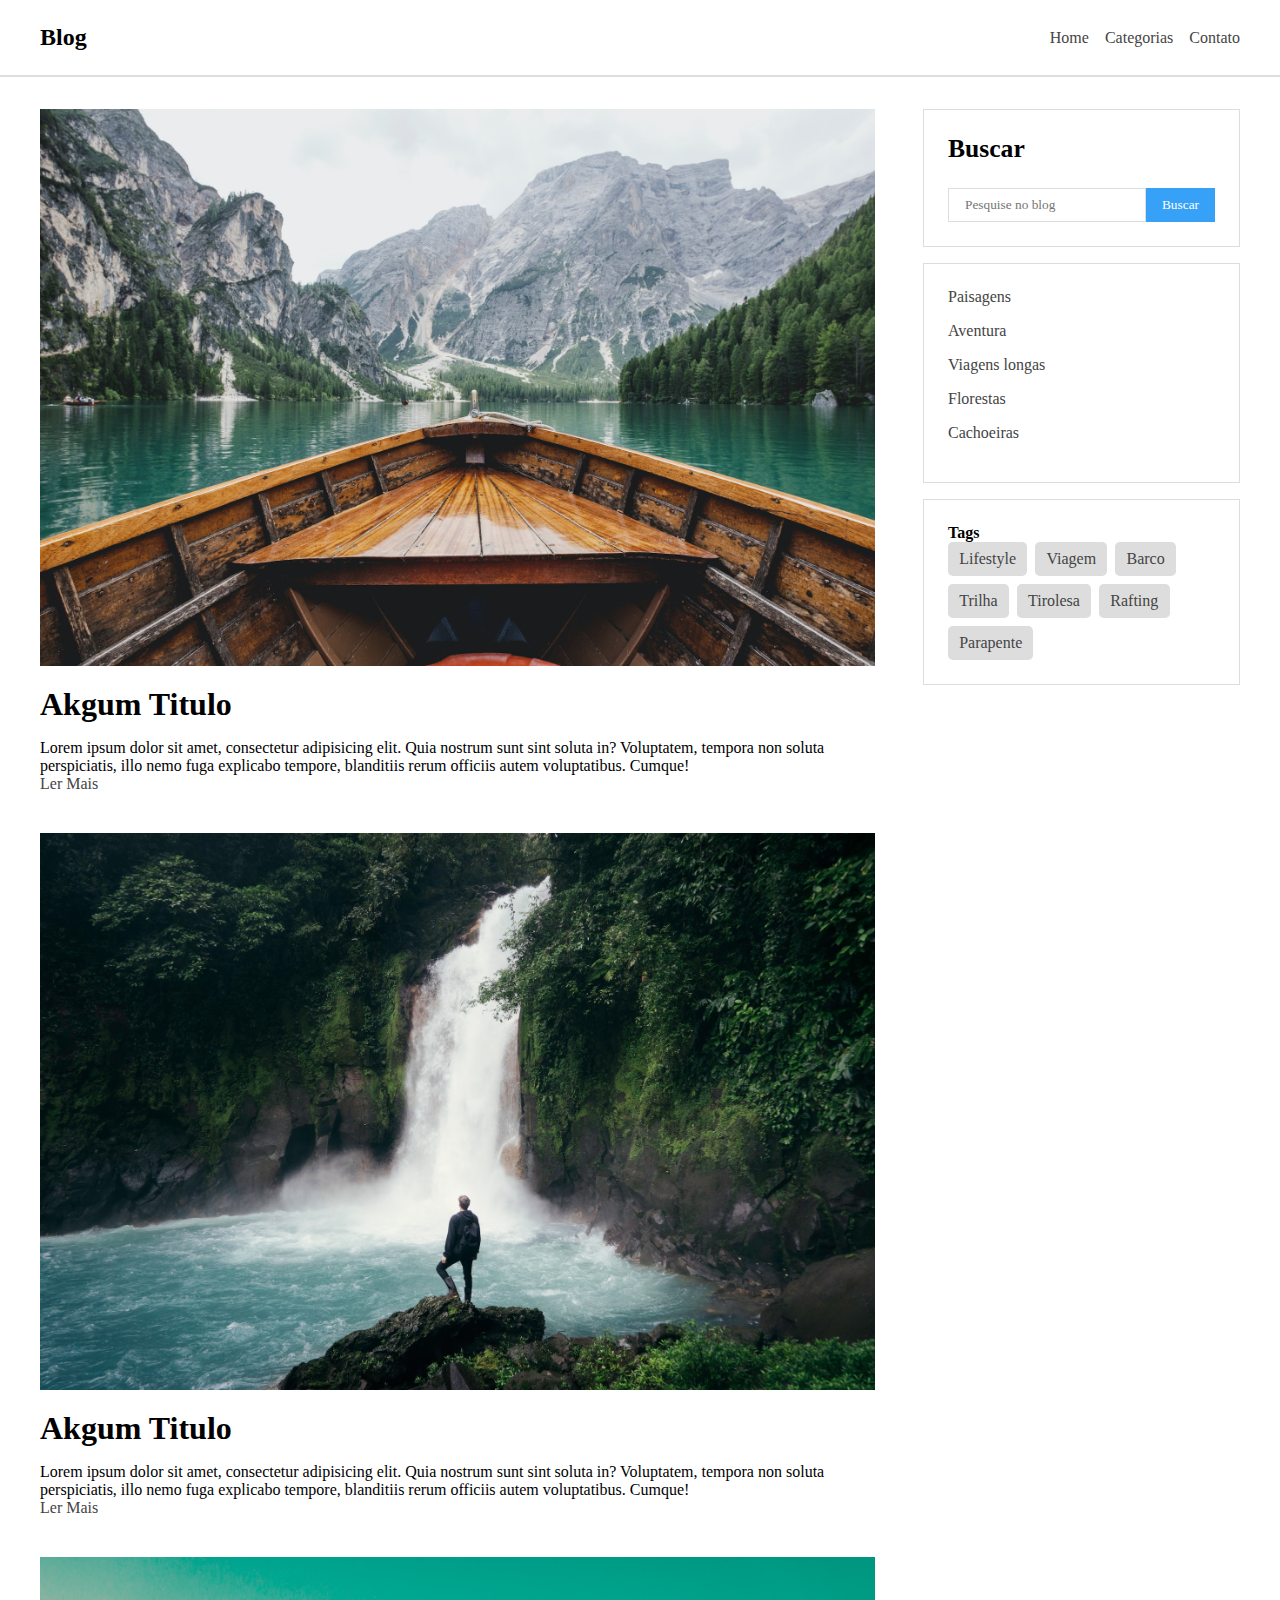
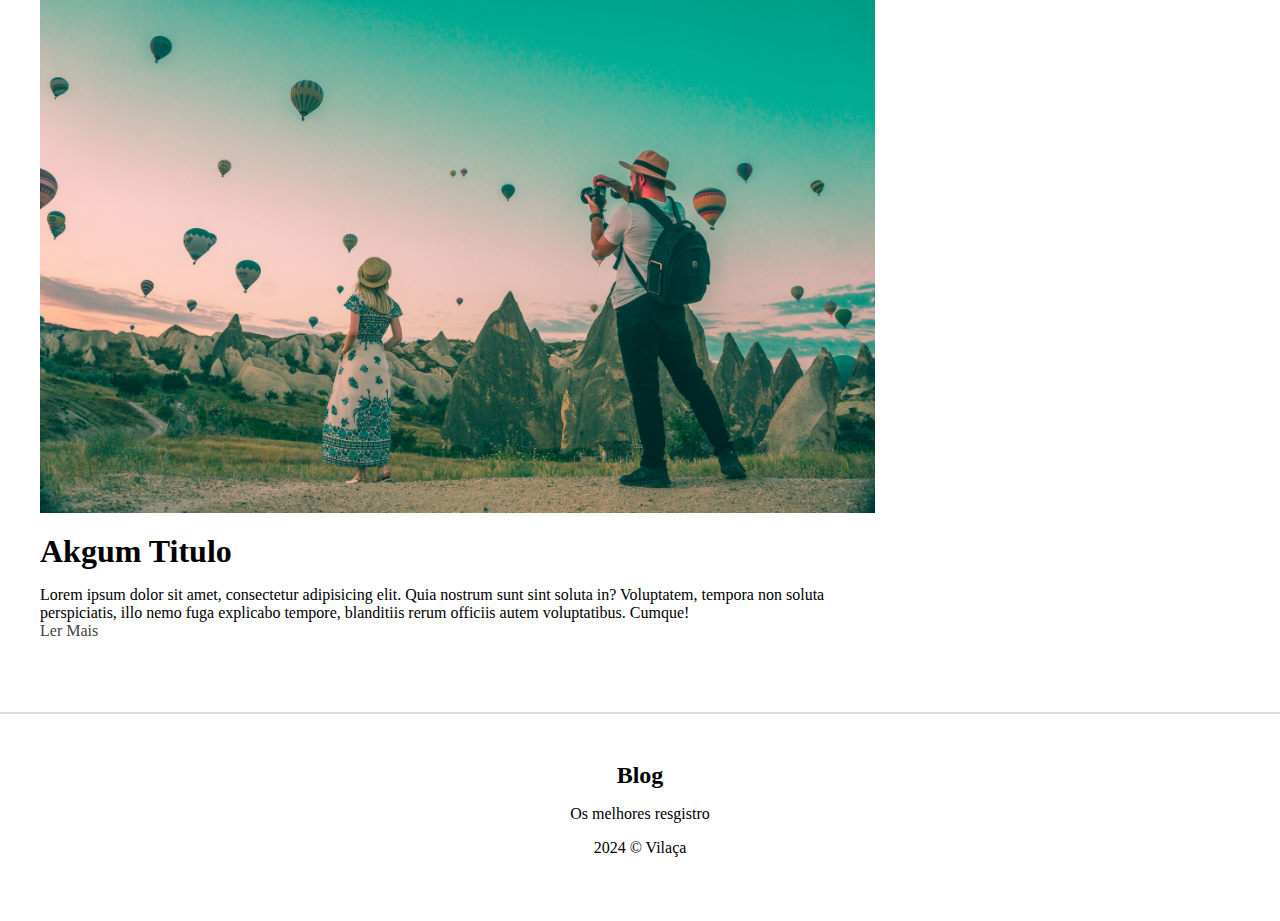
<file: Blog/index.html>
<!DOCTYPE html>
<html lang="en">
<head>
    <meta charset="UTF-8">
    <meta name="viewport" content="width=device-width, initial-scale=1.0">
    <title>Blog</title>
    <link rel="stylesheet" href="css/styles.css">
</head>
<body>
    <header>
        <nav id="navbar">
            <div id="navbar-inner">
                <h2>Blog</h2>
                <ul id="nav-links">
                    <li><a href="#">Home</a></li>
                    <li><a href="#">Categorias</a></li>
                    <li><a href="#">Contato</a></li>
                </ul>
            </div>
        </nav>
    </header>
    <div class="container">
        <main id="post">
            <article class="post">
                <img src="img/f1.jpg" alt="Passeio de barco">
                <h3 class="title">Akgum Titulo</h3>
                <p class="descri">Lorem ipsum dolor sit amet, consectetur adipisicing elit. Quia nostrum sunt sint soluta in? Voluptatem, tempora non soluta perspiciatis, illo nemo fuga explicabo tempore, blanditiis rerum officiis autem voluptatibus. Cumque!</p>
                <a href="#">Ler Mais</a>
            </article>
            <article class="post">
                <img src="img/f2.jpg" alt="Passeio de barco">
                <h3 class="title">Akgum Titulo</h3>
                <p class="descri">Lorem ipsum dolor sit amet, consectetur adipisicing elit. Quia nostrum sunt sint soluta in? Voluptatem, tempora non soluta perspiciatis, illo nemo fuga explicabo tempore, blanditiis rerum officiis autem voluptatibus. Cumque!</p>
                <a href="#">Ler Mais</a>
            </article>
            <article class="post">
                <img src="img/f3.jpg" alt="Passeio de barco">
                <h3 class="title">Akgum Titulo</h3>
                <p class="descri">Lorem ipsum dolor sit amet, consectetur adipisicing elit. Quia nostrum sunt sint soluta in? Voluptatem, tempora non soluta perspiciatis, illo nemo fuga explicabo tempore, blanditiis rerum officiis autem voluptatibus. Cumque!</p>
                <a href="#">Ler Mais</a>
            </article>
        </main>
        <aside id="sidebar">
            <section id="search-bar">
                <h4>Buscar</h4>
                <form>
                    <input type="text" placeholder="Pesquise no blog">
                    <input type="submit" value="Buscar">
                </form>
            </section>
            <section id="catedories">
                <nav>
                    <ul>
                        <li><a href="#">Paisagens</a></li>
                        <li><a href="#">Aventura</a></li>
                        <li><a href="#">Viagens longas</a></li>
                        <li><a href="#">Florestas</a></li>
                        <li><a href="#">Cachoeiras</a></li>
                    </ul>
                </nav>
            </section>
            <section id="tags">
                <h4>Tags</h4>
                <div id="tags-container">
                    <a href="#">Lifestyle</a>
                    <a href="#">Viagem</a>
                    <a href="#">Barco</a>
                    <a href="#">Trilha</a>
                    <a href="#">Tirolesa</a>
                    <a href="#">Rafting</a>
                    <a href="#">Parapente</a>
                </div>
            </section>
        </aside>
    </div>
    <footer id="footer">
        <h2>Blog</h2>
        <p>Os melhores resgistro</p>
        <p>2024 &copy; Vilaça</p>
    </footer>
</body>
</html>
</file>
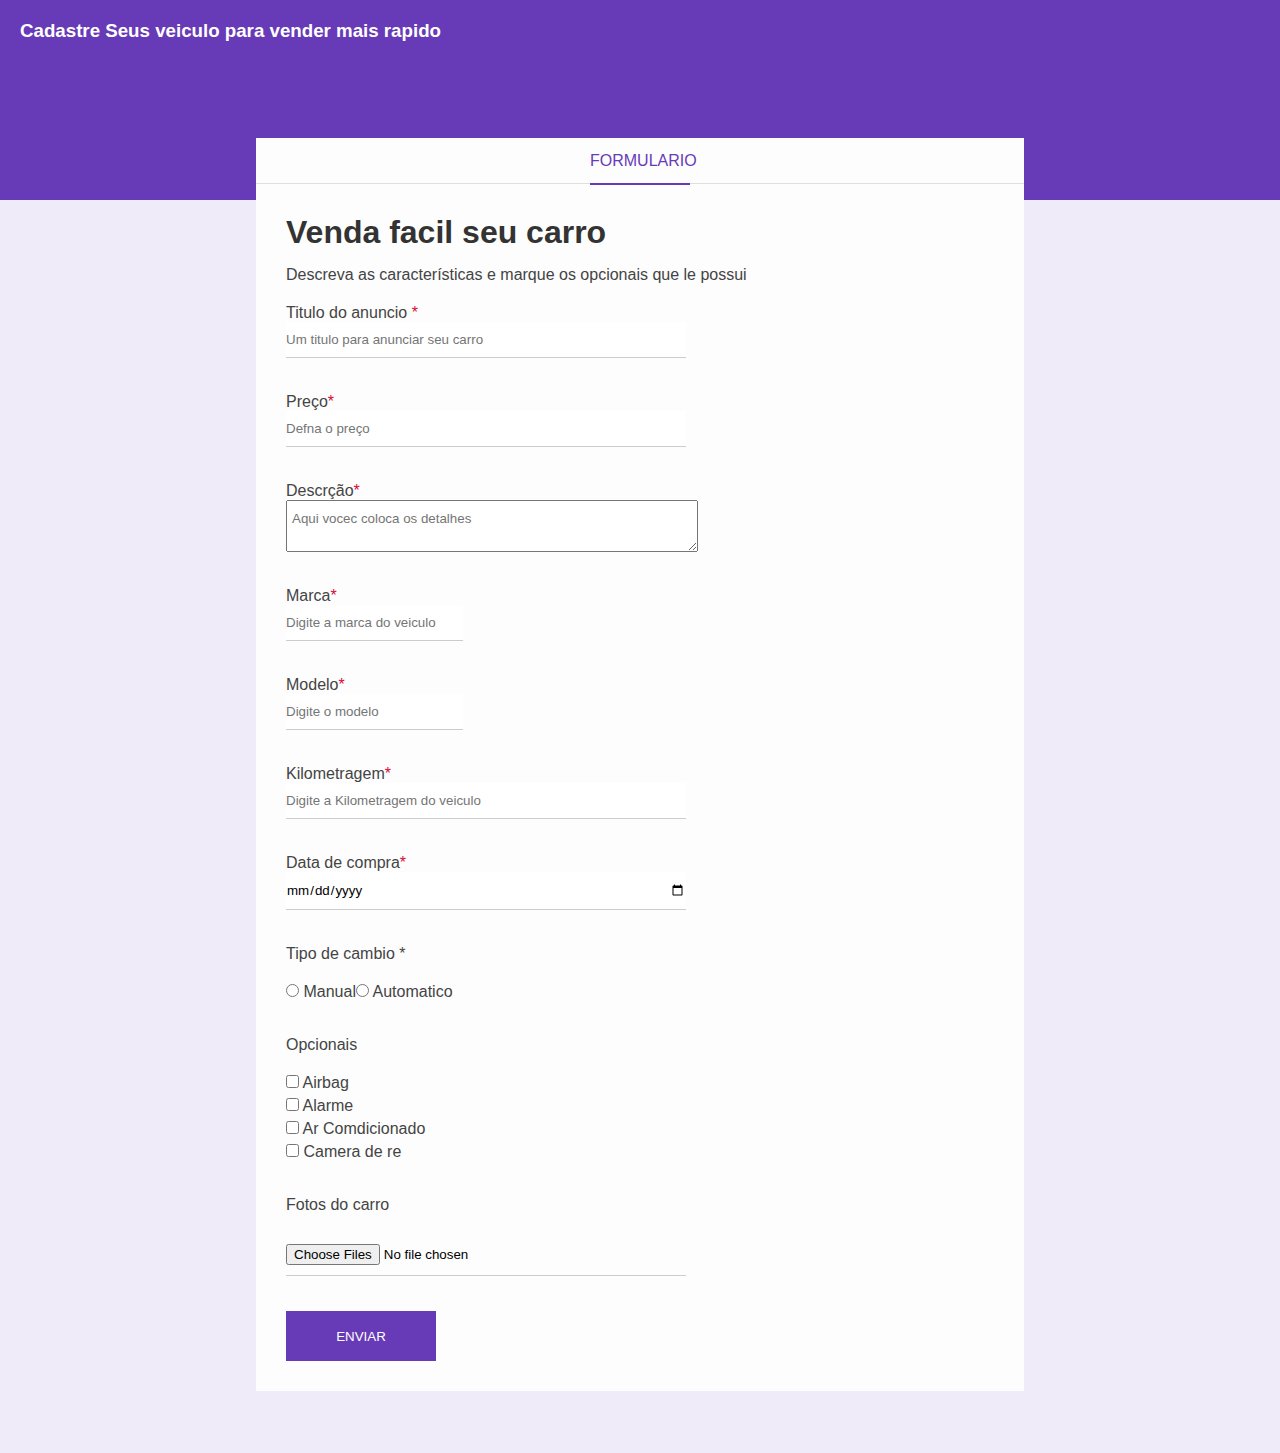
<file: formulario/index.html>
<!DOCTYPE html>
<html lang="en">
<head>
    <meta charset="UTF-8">
    <meta name="viewport" content="width=device-width, initial-scale=1.0">
    <title>Venda Seu Carro</title>
    <link rel="stylesheet" href="styles.css"
</head>
<body>
    <div class="container">
        <div class="header">
            <h3>Cadastre Seus veiculo para vender mais rapido</h3>
        </div>
        <div class="form-container">
            <div class="form-header">
                <p>Formulario</p>
            </div>
            <div class="form-boby">
                <h1 class="form-title">Venda facil seu carro</h1>
                <p>Descreva as características e marque os opcionais que le possui</p>
                <form>
                    <div class="box-inputt">
                        <label for="title">Titulo do anuncio <span class="required-fiield">*</span></label>
                        <input type="text" class="block" placeholder="Um titulo para anunciar seu carro" minlength="1" maxlength="30" required>
                    </div>
                    <div class="box-inputt">
                        <label for="price">Preço<span class="required-fiield">*</span></label>
                        <input type="number" class="block" placeholder="Defna o preço" minlength="1" maxlength="30" required>
                    </div>
                    <div class="box-inputt">
                        <label for="description">Descrção<span class="required-fiield">*</span></label>
                        <textarea name="description" id="description" class="block" placeholder="Aqui vocec coloca os detalhes"></textarea>
                    </div>   
                    <div class="box-inputt">
                        <label for="brand">Marca<span class="required-fiield">*</span></label>
                        <input type="brand" class="block" placeholder="Digite a marca do veiculo" required>
                    </div> 
                    <div class="box-inputt">
                        <label for="model">Modelo<span class="required-fiield">*</span></label>
                        <input type="model" class="block" placeholder="Digite o modelo" required>
                    </div> 
                    <div class="box-inputt">
                        <label for="mileage">Kilometragem<span class="required-fiield">*</span></label>
                        <input type="number" class="block" placeholder="Digite a Kilometragem do veiculo" required>
                    </div> 
                    <div class="box-inputt">
                        <label for="purchase_date">Data de compra<span class="required-fiield">*</span></label>
                        <input type="date" class="block" required>
                    </div> 
                    <div class="box-inputt">
                        <p>Tipo de cambio <span class="required-fied">*</span></p>
                        <input type="radio" id="manual" name="gear">
                        <label for="manual">Manual</label><input type="radio" id="manual" name="gear">
                        <label for="manual">Automatico</label>
                    </div> 
                    <div class="optional-box">
                        <p>Opcionais</p>
                        <ul class="optional-list">
                            <li>
                                <input type="checkbox" id="airbag" name="optional[]" value="airbag" />
                                <label for="airbag">Airbag</label>
                            </li>
                            <li>
                                <input type="checkbox" id="alarm" name="optional[]" value="alarm" />
                                <label for="alarm">Alarme</label>
                            </li>
                            <li>
                                <input type="checkbox" id="ac" name="optional[]" value="ac" />
                                <label for="ac">Ar Comdicionado</label>
                            </li>
                            <li>
                                <input type="checkbox" id="reverse" name="optional[]" value="reverse" />
                                <label for="reverse">Camera de re</label>
                            </li>
                        </ul>
                    </div>
                    <div class="box-inputt">
                        <p>Fotos do carro</p>
                        <input type="file" multiple accept="image/png, image/jpg" id="images" name="images" required>
                    </div>
                    <input type="submit" value="Enviar" class="btn-sub" />
                    
                </form>
            </div>
        </div>
    </div>
</body>
</html>
</file>
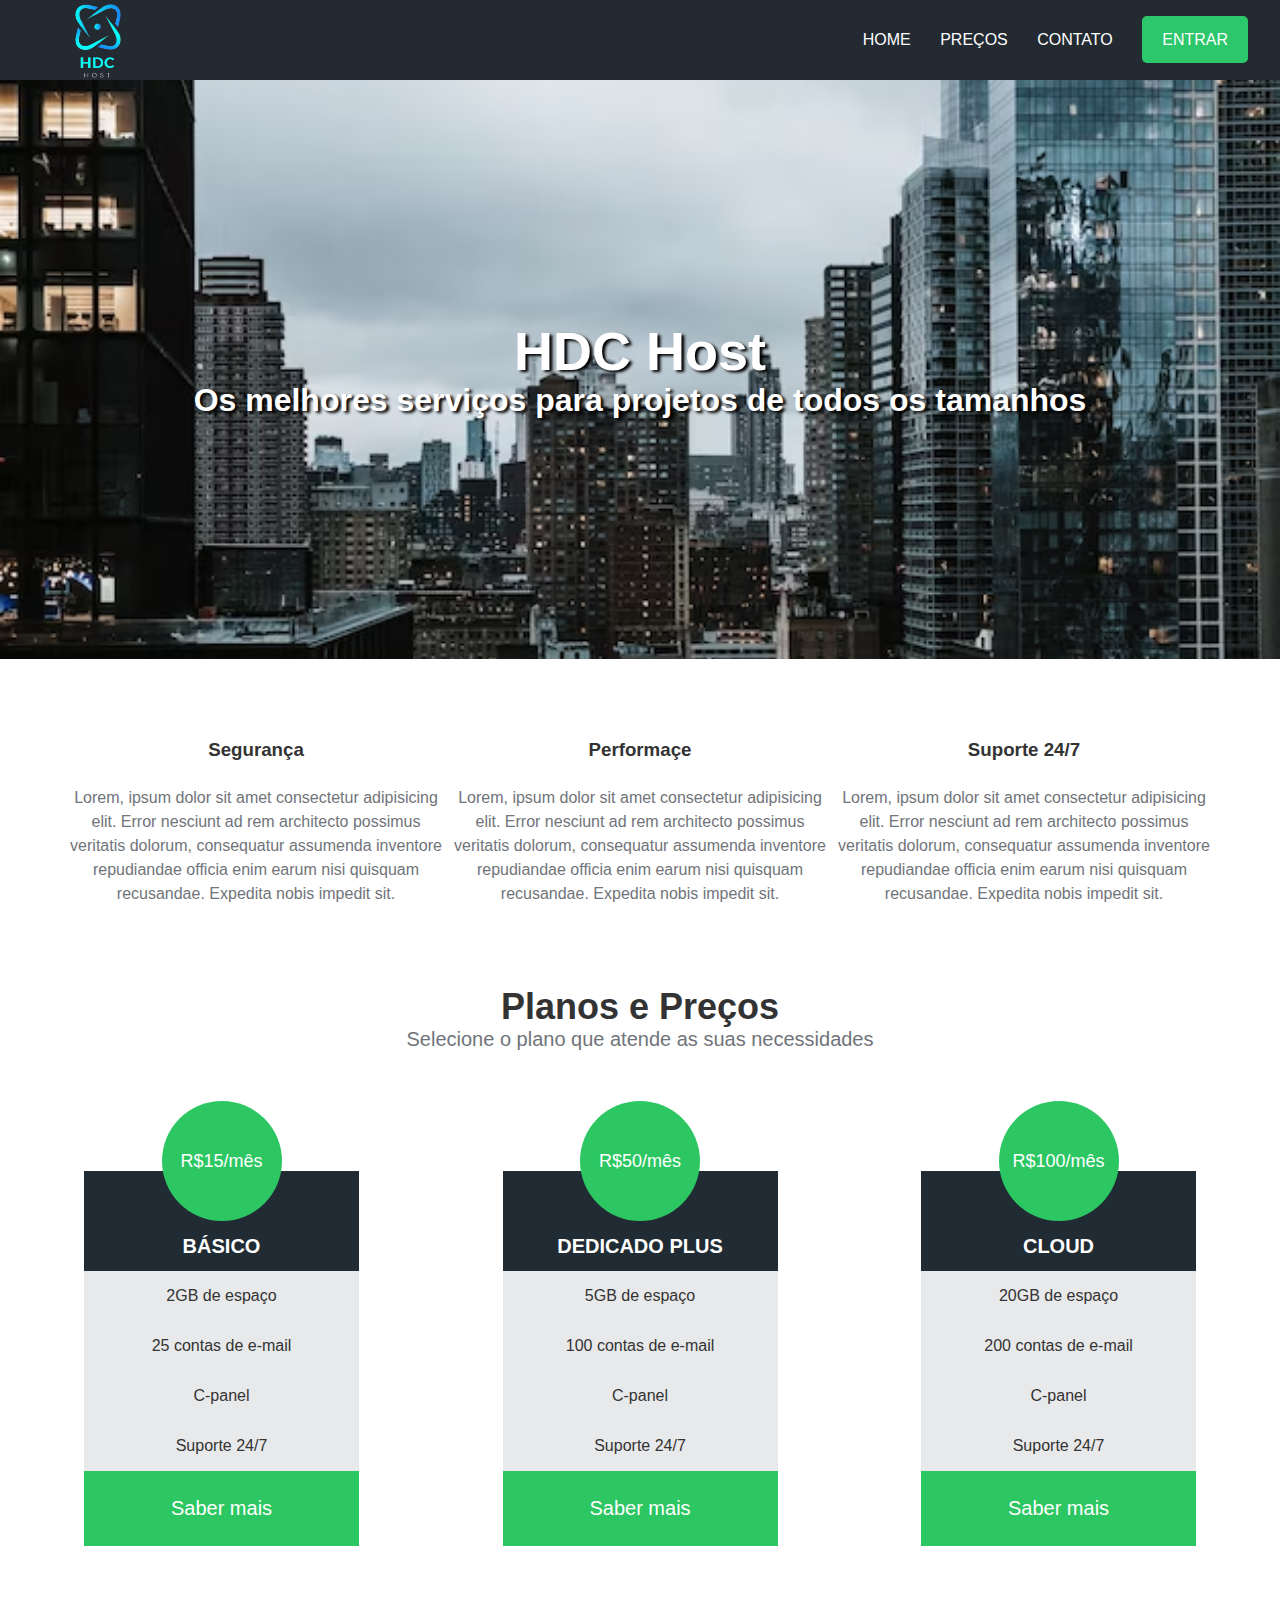
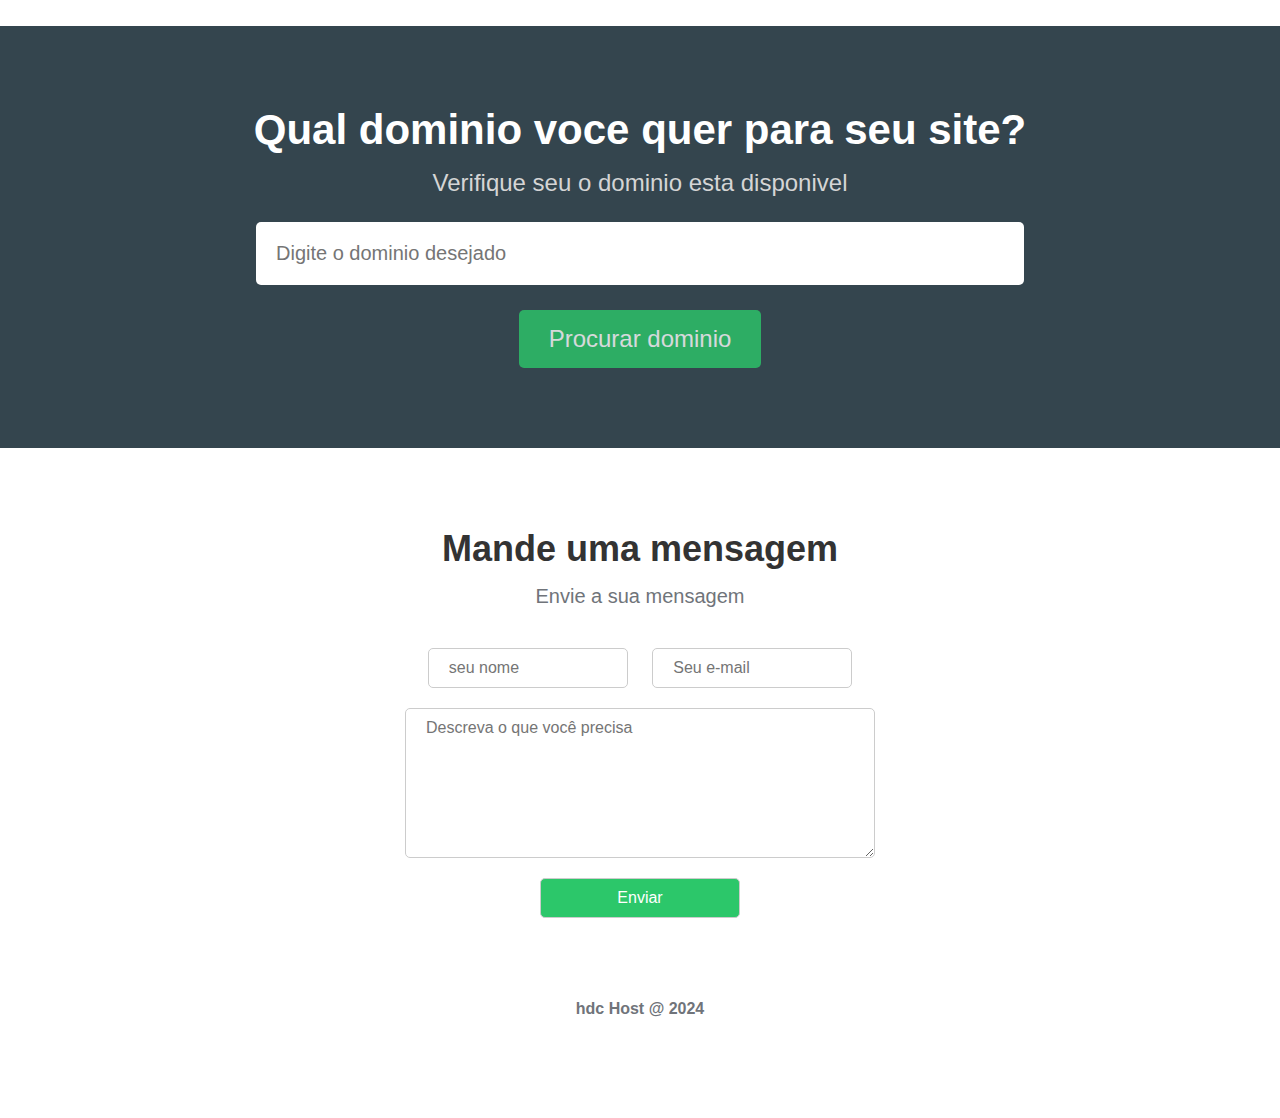
<file: HDC/index.html>
<!DOCTYPE html>
<html lang="en">

<head>
    <meta charset="UTF-8">
    <meta name="viewport" content="width=device-width, initial-scale=1.0">
    <title>HDC Host</title>
    <link rel="stylesheet" href="css/styles.css">
    <link rel="stylesheet" href="https://cdnjs.cloudflare.com/ajax/libs/font-awesome/6.5.1/css/all.min.css"
        integrity="sha512-DTOQO9RWCH3ppGqcWaEA1BIZOC6xxalwEsw9c2QQeAIftl+Vegovlnee1c9QX4TctnWMn13TZye+giMm8e2LwA=="
        crossorigin="anonymous" referrerpolicy="no-referrer" />
</head>

<body>
    <div class="container">
        <div class="navbar-container">
            <nav>
                <a href="#">
                    <img class="logo" src="img/Modern Creative Technology Logo-fotor-bg-remover-20240312141136.png"
                        alt="HDC Host">
                </a>
                <ul class="navbar-items">
                    <li>
                        <a href="#">Home</a>
                    </li>
                    <li>
                        <a href="#">Preços</a>
                    </li>
                    <li>
                        <a href="#">Contato</a>
                    </li>
                    <li>
                        <a href="#" class="default-btn">Entrar</a>
                    </li>
                </ul>
            </nav>
        </div>
        <main>
            <div class="main-banner">
                <h1>HDC Host</h1>
                <p>Os melhores serviços para projetos de todos os tamanhos</p>
            </div>
            <section class="services-container">
                <ul>
                    <li>
                        <i class="fas fa-shield-alt"></i>
                        <h3>Segurança</h3>
                        <p>Lorem, ipsum dolor sit amet consectetur adipisicing elit. Error nesciunt ad rem architecto
                            possimus veritatis dolorum, consequatur assumenda inventore repudiandae officia enim earum
                            nisi quisquam recusandae. Expedita nobis impedit sit.</p>
                    </li>
                    <li>
                        <i class="fas fa-rocket"></i>
                        <h3>Performaçe</h3>
                        <p>Lorem, ipsum dolor sit amet consectetur adipisicing elit. Error nesciunt ad rem architecto
                            possimus veritatis dolorum, consequatur assumenda inventore repudiandae officia enim earum
                            nisi quisquam recusandae. Expedita nobis impedit sit.</p>
                    </li>
                    <li>
                        <i class="fas fa-comments"></i>
                        <h3>Suporte 24/7</h3>
                        <p>Lorem, ipsum dolor sit amet consectetur adipisicing elit. Error nesciunt ad rem architecto
                            possimus veritatis dolorum, consequatur assumenda inventore repudiandae officia enim earum
                            nisi quisquam recusandae. Expedita nobis impedit sit.</p>
                    </li>
                </ul>
            </section>
            <section class="pricing-container">
                <h2>Planos e Preços</h2>
                <p>Selecione o plano que atende as suas necessidades</p>
                <div class="plans-container">
                    <div class="plan">
                        <ul>
                            <li class="price">R$15/mês</li>
                            <li class="plan-name">Básico</li>
                            <li>2GB de espaço</li>
                            <li >25 contas de e-mail</li>
                            <li >C-panel</li>
                            <li>Suporte 24/7</li>
                            <li class="plan-btn">Saber mais</li> 
                        </ul>
                    </div>
                    <div class="plan">
                        <ul>
                            <li class="price">R$50/mês</li>
                            <li class="plan-name">Dedicado Plus</li>
                            <li>5GB de espaço</li>
                            <li >100 contas de e-mail</li>
                            <li >C-panel</li>
                            <li>Suporte 24/7</li>
                            <li class="plan-btn">Saber mais</li> 
                        </ul>
                    </div>
                    <div class="plan">
                    <ul>
                        <li class="price">R$100/mês</li>
                        <li class="plan-name">Cloud</li>
                        <li>20GB de espaço</li>
                        <li >200 contas de e-mail</li>
                        <li>C-panel</li>
                        <li>Suporte 24/7</li>
                        <li class="plan-btn">Saber mais</li> 
                    </ul>
                </div>
                </div>
                
            </div>
            </section>
            <section class="dominio">
                <h2>Qual dominio voce quer para seu site?</h2>
                <p>Verifique seu o dominio esta disponivel</p>
                <form>
                    <input type="text" name="domian" id="domian" placeholder="Digite o dominio desejado">
                    <input type="submit" value="Procurar dominio">
                </form>
            </section>
            <section class="contact">
                <h2>Mande uma mensagem</h2>
                <p>Envie a sua mensagem</p>
            <form>
                <input type="text" name="name" id="name" placeholder="seu nome">
                <input type="email" name="email" id="email" placeholder="Seu e-mail">
                <textarea name="message" id="massage" placeholder="Descreva o que você precisa"></textarea>
                <input type="submit" value="Enviar">
            </form>
            </section>
        </main>
        <footer>
            <p>hdc Host @ 2024</p>
        </footer>
    </div>
</body>

</html>
</file>
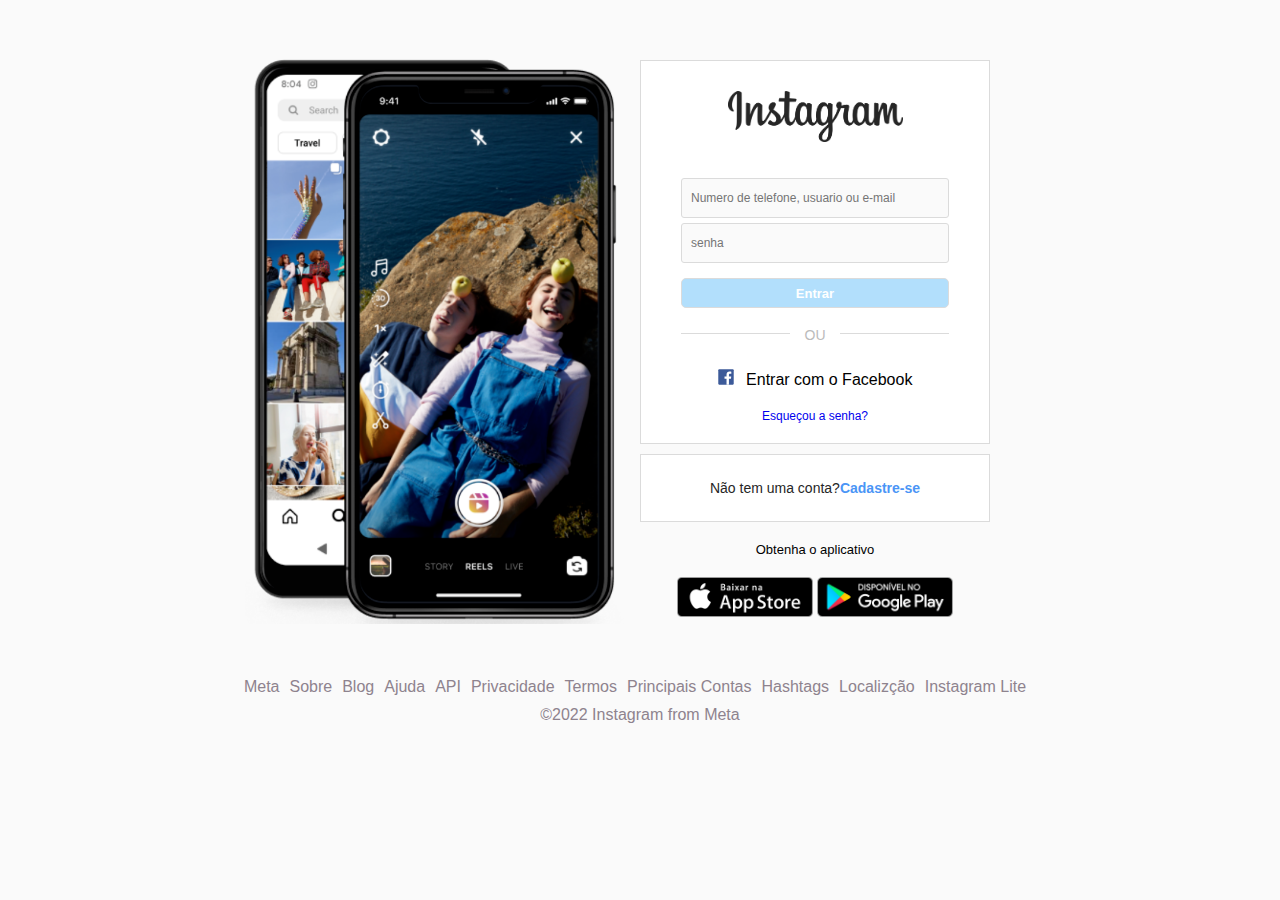
<file: Login Insta/index.html>
<!DOCTYPE html>
<html lang="en">
<head>
    <meta charset="UTF-8">
    <meta name="viewport" content="width=device-width, initial-scale=1.0">
    <title>Instagram</title>
    <link rel="stylesheet" href="css/styles.css">
    <link rel="shortcut icon" href="img/favicon.png" type="image/x-icon">
</head>
<body>
    <main>
        <div id="main-container">
            <div id="banner-container">
                <img src="img/banner2.png" alt="Crie uma conta no instagram">
            </div>
            <div id="form-container">
                <div id="form-box">
                    <img id="logo-insta" src="img/logo_instagram.png" alt="Instagram">
                    <form id="login">
                        <input type="text" name="username" placeholder="Numero de telefone, usuario ou e-mail">
                        <input type="password" name="password" placeholder="senha">
                        <input type="submit" value="Entrar">
                    </form>
                    <div class="serator">
                        <div class="line"></div>
                        <span>Ou</span>
                    </div>
                    <div id="other-links">
                        <img id="logo-face" src="img/logo_facebook.svg" alt="Facebook">
                        <span>Entrar com o Facebook</span>
                    </div>
                    <div id="fotogt">
                        <a href="#">Esqueçou a senha?</a>
                    </div>
                </div>
                <div id="register-container">
                    <p>Não tem uma conta?<a href="#">Cadastre-se</a></p>
                </div>
                <div id="get-app">
                    <p>Obtenha o aplicativo</p>
                    <a href="#">
                        <img src="img/apple_btn.png" alt="Iphone">
                    </a>
                    <a href="#">
                        <img src="img/gplay_btn.png" alt="Android">
                    </a>
                </div>
            </div>
        </div>
    </main>
    <footer>
        <nav>
            <ul id="footer-links">
                <li><a href="#">Meta</a></li>
                <li><a href="#">Sobre</a></li>
                <li><a href="#">Blog</a></li>
                <li><a href="#">Ajuda</a></li>
                <li><a href="#">API</a></li>
                <li><a href="#">Privacidade</a></li>
                <li><a href="#">Termos</a></li>
                <li><a href="#">Principais Contas</a></li>
                <li><a href="#">Hashtags</a></li>
                <li><a href="#">Localizção</a></li>
                <li><a href="#">Instagram Lite</a></li>
            </ul>
        </nav>
        <p id="copy">&copy;2022 Instagram from Meta</p>
    </footer>
</body>
</html>
</file>
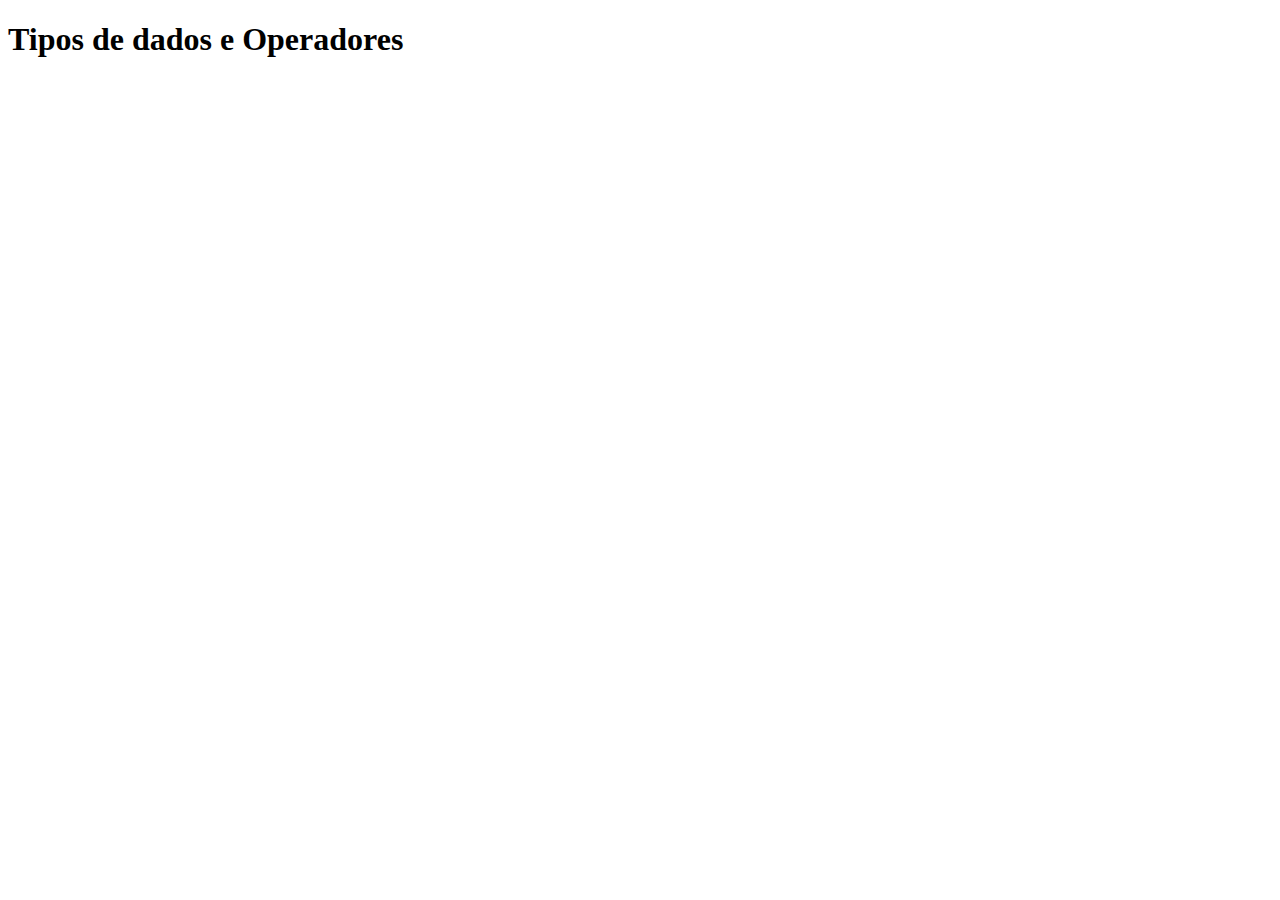
<file: JS/2_operadores/index.html>
<!DOCTYPE html>
<html lang="en">
<head>
    <meta charset="UTF-8">
    <meta name="viewport" content="width=device-width, initial-scale=1.0">
    <title>Tipos de dados e Operadores</title>
    <script src="js/scripts.js"></script>
</head>
<body>
    <h1>Tipos de dados e Operadores</h1>
</body>
</html>
</file>
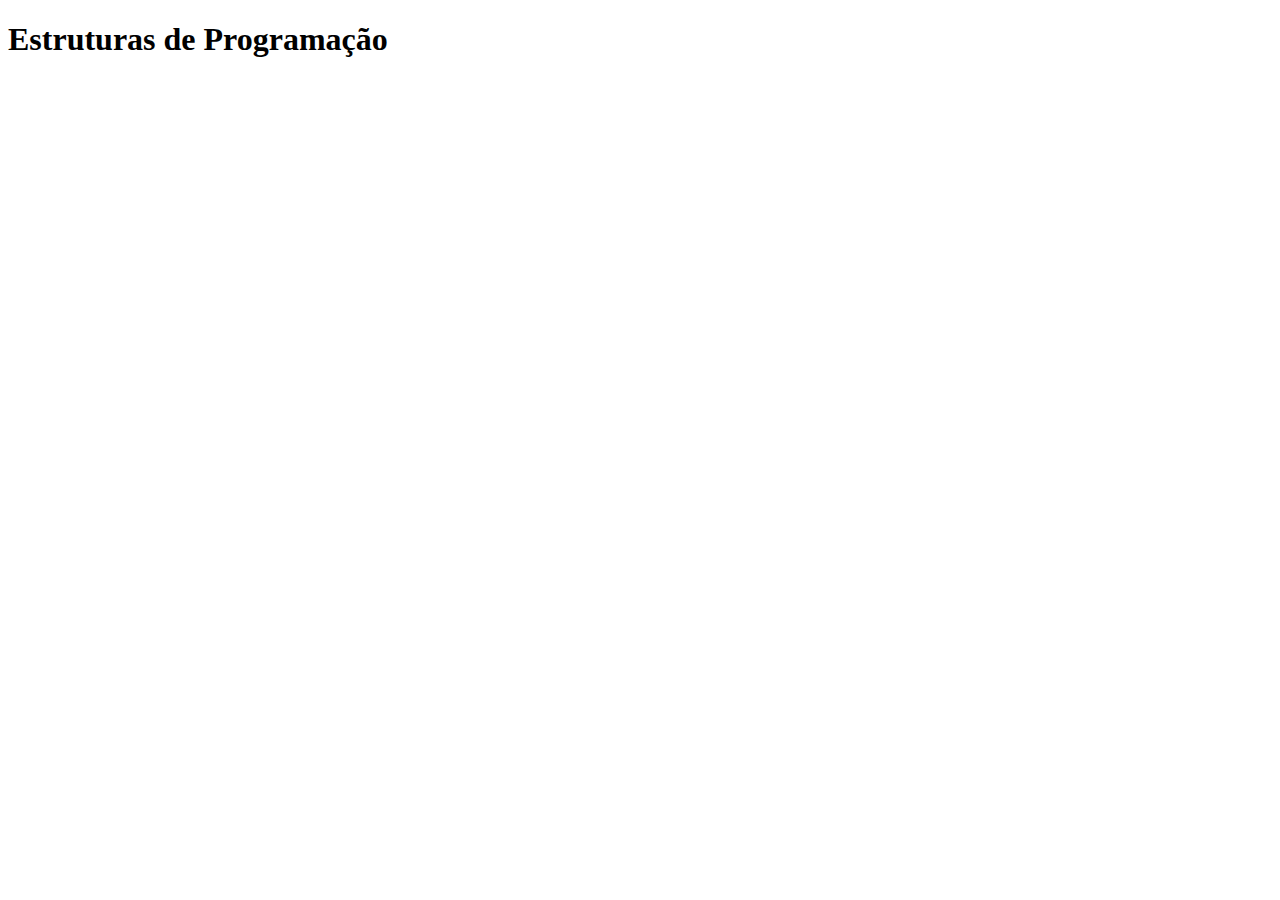
<file: JS/3_estruturas/index.html>
<!DOCTYPE html>
<html lang="en">
<head>
    <meta charset="UTF-8">
    <meta name="viewport" content="width=device-width, initial-scale=1.0">
    <script src="js/scripts.js"></script>
    <title>Estruturas de Programação</title>
</head>
<body>
    <h1>Estruturas de Programação</h1>
</body>
</html>
</file>
<file: Blog/css/styles.css>
*{
    padding: 0;
    margin: 0;
    font-family: Georgia, 'Times New Roman', Times, serif;
}

ul{
    list-style: none;
}

a{
    text-decoration: none;
    color: #444;
    transition: 0.4s;
}

a:hover{
    color: #37a1f7;
}

#navbar{
    padding: 1.5rem 2.5rem;
    border-bottom: 2px solid #ddd;
}

#navbar-inner{
    display: flex;
    align-items: center;
    justify-content: space-between;
    max-width: 1200px;
    margin: 0 auto;
}


#nav-links{
    display: flex;
    gap: 1rem;
}

.container{
    display: flex;
    gap: 3rem;
    padding: 2rem 2.5rem;
    max-width: 1200px;
    margin: 0 auto;
}

#post{
   flex: 3 1 0; 
}

.post{
    margin-bottom: 2.5rem;
}

.post img{
    width: 100%;
    margin-bottom: 1rem;
}

.title,
.description{
    margin-bottom: 1rem;
}

.title{
    font-size: 2rem;
}

#sidebar{
    flex: 1 1 0;

}

#search-bar,
#catedories,
#tags{
    padding: 1.5rem;
    border: 1px solid #ddd;
    margin-bottom: 1rem;
}

#search-bar h4,
#catedories h4,
#tag h4{
    margin-bottom: 1.5rem;
    font-size: 1.6rem;
}

#search-bar form{
    display: flex;
}

#search-bar input{
    padding: .5rem 1rem;
    border: 1px solid #ddd;
}

#search-bar input[type="submit"] {
    cursor: pointer;
    background-color: #37a1f7;
    color: #fff;
    border: none;
}

#catedories li{
    margin-bottom: 1rem;
}

#tags-container{
    display: flex;
    flex-wrap: wrap;
    gap: 0.5rem;
}

#tags-container a{
    background-color: #ddd;
    padding: 0.5rem 0.7rem;
    border-radius: 0.3rem;
}

#footer{
    border-top: 2px solid #ddd;
    padding: 3rem;
    text-align: center;
}

#footer h2,
#footer p {
    margin-bottom: 1rem;
}

@media(max-width: 450px){
    .container{
        flex-wrap: wrap;
    }
}
</file>
<file: formulario/styles.css>
*{
    margin: 0;
    padding: 0;
    font-family: Arial, Helvetica, sans-serif;
}

body{
    background: #F0ebf8;
}

h1,h2,h3,h4,h5{
    color: #333;
}

p, label{
    color: #444;
}

input{
    border: none;
    border-bottom: 1px solid #ccc ;
    padding: 10px 0;
}

input[type="text"],
input[type="number"],
input[type="date"],
input[type="file"],
textarea{
    width: 400px;
}

textarea{
    padding: 10px 5px;
}

.header{

    height: 160px;
    padding: 20px;
    background: #673ab7;

}

.header h3{
    color: #fff;
    margin-top: 0px;
}

.form-container{
    background-color: #fdfdfd;
    width: 60%;
    margin: 0 auto;
    position: relative;
    top: -62px;
}

.form-header{

    border-bottom: 1px solid #dfdfdf;
    height: 45px;

}

.form-header p{

    color: #673ab7;
    border-bottom: 2px solid #673ab7;
    width: 100px;
    text-align: center;
    margin: 0 auto;
    text-transform: uppercase;
    height: 45px;
    line-height: 45px;

}

.form-boby{

    padding: 30px;

}
.form-title{

    margin-bottom: 15px;

}

.form-boby p{

    margin-bottom: 20px;

}

.required-fiield{

    color: #d80835;

}

.box-inputt{

    margin-bottom: 35px;

}

.block{

    display: block;

}

.optional-box{

    display: inline-block;
    margin:0 30px 30px 0;

}

.optional-list li{

    list-style: none;
    margin-bottom: 5px;

}

.box-input p{

    margin-bottom: 15px;

}


.btn-sub{

    background-color: #673ab7;
    color: #fff;
    border: 2px solid transparent;
    width: 150px;
    height: 50px;
    cursor: pointer;
    text-transform: uppercase;
    transition: 0.5s;

}

.btn-sub:hover{

    background-color: #fff;
    border-color: #673ab7;
    color: #673ab7;

}
</file>
<file: HDC/css/styles.css>
*{
    margin: 0;
    padding: 0;
    font-family: Arial, Helvetica, sans-serif;
    box-sizing: border-box;
}

h1,
h2,
h3{
    color: #333;
}

p{
    color: #70747a;
}

.navbar-container{
    width: 100%;
    height: 80px;
    background-color: #232a31;
    padding: 0 2rem;
}

.logo{
    width: 130px;
    position: relative;
    top: -25px
}

nav{

    position: relative;

}

.navbar-items{
    position: absolute;
    right: 0;
    height: 80px;
    line-height: 80px;
    margin: 0;
    display: inline-block;
}

.navbar-items li{
    display: inline-block;
    text-transform: uppercase;
    margin-left: 25px;
}

.navbar-items a{
    color: #fff;
    text-decoration: none;
    transition: 0.5s;
}

.navbar-items a:hover{
    color: #ccc;
}

.default-btn{

    padding: 15px 20px;
    background-color: #2cc76a;
    border-radius: 5px;

}

.default-btn:hover{
    background-color: #22bb5f;
    color: #fff;
}


.main-banner{

    background-image: url("../img/vista-da-cidade-de-nova-york-eua_53876-153448.avif") ;
        background-size: cover;
        background-position: center;
    padding: 15rem 0;
}

.main-banner h1,
.main-banner p{
    color: #fff;
    text-align: center;
    font-weight: bold;
    text-shadow: #000 3px 2px 3px;
}

.main-banner h1{
    font-size: 54px;
}

.main-banner p{
    font-size: 32px;
}

.services-container{
    padding: 5rem 0;
}

.services-container ul{
    display: flex;
    width: 90%;
    margin: 0 auto;
}

.services-container li{
    flex: 1 1 200px;
    list-style: none;
    text-align: center;
    padding: 20 px;
}

.fas{
    font-size: 60px;
    margin-bottom: 15px;
}

.fa-shield-alt{
    color: #2cc76a;
}

.fa-rocket{
    color: #ef3f29;
}

.fa-comments{
    color: #ef8f29;
}

.services-container h3{
    margin-bottom: 25px;
}

.services-container p{
    line-height: 24px;
}


.pricing-container{

    padding-bottom: 5rem;
    text-align: center;

}

.pricing-container h2{

    font-size: 36px;

}

.pricing-container p{
    font-size: 20px;
}

.plans-container{
    display: flex;
    justify-content: space-between;
    width: 90%;
    margin: 50px auto 0;
}

.plan{
    flex: 1;
    max-width: 275px;
    margin: 0 20px;
}

.plan ul{
    padding: 0;
}

.plan li{
    list-style: none;
    height: 50px;
    line-height: 50px;
    background-color: #e8e9ea;
    color: #333;
}

.plan .price{
    width: 120px;
    height: 120px;
    border-radius: 50%;
    background-color: #2cc762;
    color: #FFF;
    text-align: center;
    line-height: 120px;
    margin: 0 auto -50px;
    font-size: 18px;
    position: relative;
}

.plan .plan-name{
    text-transform: uppercase;
    font-size: 20px;
    font-weight: bold;
    color: #fff;
    background-color: #202b34;
    padding: 50px 0;
}

.plan .plan-btn{
    background-color: #2cc762;
    color: #fff;
    font-size: 20px;
    height: 75px;
    line-height: 75px;
    cursor: pointer;
}


.dominio{

    background-color: #34454e;
    text-align: center;
    padding: 5rem 0;

}

.dominio h2{
    color: #fff;
    font-size: 42px;
    margin-bottom: 15px;
}


.dominio p{
    color: #d5d5d5;
    font-size: 24px;
    margin-bottom: 25px;
}

.dominio input{

    display: block;
    border: none;
    border-radius: 5px;
    margin: 0 auto;

}


.dominio input[type="text"] {
    width: 60%;
    padding: 20px;
    font-size: 20px;
    margin-bottom: 25px;
}


.dominio input[type="submit"] {
    background-color: #2cc76a;
    padding: 15px 30px;
    color: #fff;
    font-size: 24px;
    cursor: pointer;
    opacity: 0.8;
}


.dominio input[type="submit"]:hover {
    opacity: 1;
}


.contact{
    text-align: center;
    padding: 5rem 0 2rem 0;
}

.contact h2{
    font-size: 36px;
    margin-bottom: 15px;
}

.contact p{
    font-size: 20px;
    margin-bottom: 40px;
}

.contact input,
.contact textarea {
    width: 200px;
    padding: 10px 20px;
    font-size: 16px;
    border-radius: 5px;
    border: 1px solid #ccc;
    margin: 0 10px 20px;
}


.contact textarea{
    display: block;
    margin: 0 auto 20px;
    width: 470px;
    height: 150px;
}

.contact input[type="submit"]{
   display: block;
   margin: 0 auto;
   background-color: #2cc76a;
   color: #fff;
   cursor: pointer; 
}

footer{
    text-align: center;
    font-weight: bold;
    margin: 50px 0 100px;
}

@media (max-width: 1100px){

    .plan{
        width: 95%;
    }

    .plan{
        margin: 0 5px;
    }

}

@media (max-width: 900px){
    .main-banner p{

        padding: 0 6rem;

    }
}
</file>
<file: Login Insta/css/styles.css>
*{
    margin: 0;
    padding: 0;
    box-sizing: border-box;
    font-family: Arial, Helvetica, sans-serif;
}

body{
    background-color: #fafafa;
}

#main-container{
    display: flex;
    margin-top: 30px;
}

#banner-container,
#form-container{
    flex: 1 1 0;
    width: 50%;
}

#banner-container{
    text-align: right;
}

#banner-container img{
    width: 100%;
    margin-right: 15px;
    margin-top: 25px;
    max-width: 380px;
}

#form-container{
    text-align: center;
}

#form-box{
    background-color: #fff;
    border: 1px solid #dbdbdb;
    width: 350px;
    margin-top: 30px;
}

#logo-insta{
    width: 175px;
    height: 51px;
    margin: 30px auto 12px;
}

#login{
    margin-top: 20px;
}

#login input{
    display: block;
    font-size: 12px;
    padding: 12px 9px;
    background-color: #fafafa;
    border: 1px solid #dbdbdb;
    border-radius: 3px;
    width: 268px;
    margin: 5px auto;
}

#login input[type="submit"]{
    background-color: #b2dffc;
    color: #fff;
    margin-top: 15px;
    border-radius: 5px;
    height: 30px;
    font-size: 13px;
    padding: 0;
    font-weight: bold;
    cursor: pointer;
}

.serator{
    position: relative;
}

.line{
    border-top: 1px solid #dbdbdb;
    width: 268px;
    margin: 25px auto 35px;
}

.serator span{
    position: absolute;
    text-transform: uppercase;
    color: #bbb;
    background-color: #fff;
    top: -6px;
    width: 50px;
    margin-left: -25px;
    font-size: 14px;
}

.other-links{
    text-decoration: none;
    color: #385285;
    display: flex;
    align-items: center;
    justify-content: center;
}


#logo-face {
    width: 16px;
    height: 16px;
    margin-right: 8px;
}

.other-links span{
    font-weight: bold;
    font-size: 13px;
    margin-top: 1px;
}

#fotogt{
    margin-bottom: 20px;
    font-size: 12px;
    margin-top: 20px;
}

#fotogt a{
    text-decoration: none;

}

#register-container{
    background-color: #fff;
    border: 1px solid #dbdbdb;
    width: 350px;
    margin-top: 10px;
    padding: 25px;
}


#register-container p{
    font-size: 14px;
    color: #262626;
}

#register-container a{
    color: #4a95f6;
    font-weight: bold;
    text-decoration: none;
}


#get-app{
    text-align: center;
    width: 350px;
}

#get-app p{
    margin: 20px 0;
    font-size: 13px;
}

#get-app img{
    width: 136px;
    height: 40px;
}

#get-app a{
    text-decoration: none;
}

footer{
    text-align: center;
    width: 1000px;
    margin: 50px auto;
    display: flex;
    flex-direction: column;
    justify-content: center;
    align-items: center;
}

footer #footer-links{
    display: flex;
    list-style: none;

}

#footer-links li{
    margin-right: 10px;

}

#footer-links a,
#copy{
    text-decoration: none;
    color: #8e838e;
}

#copy{
    margin-top: 10px;
}
</file>
